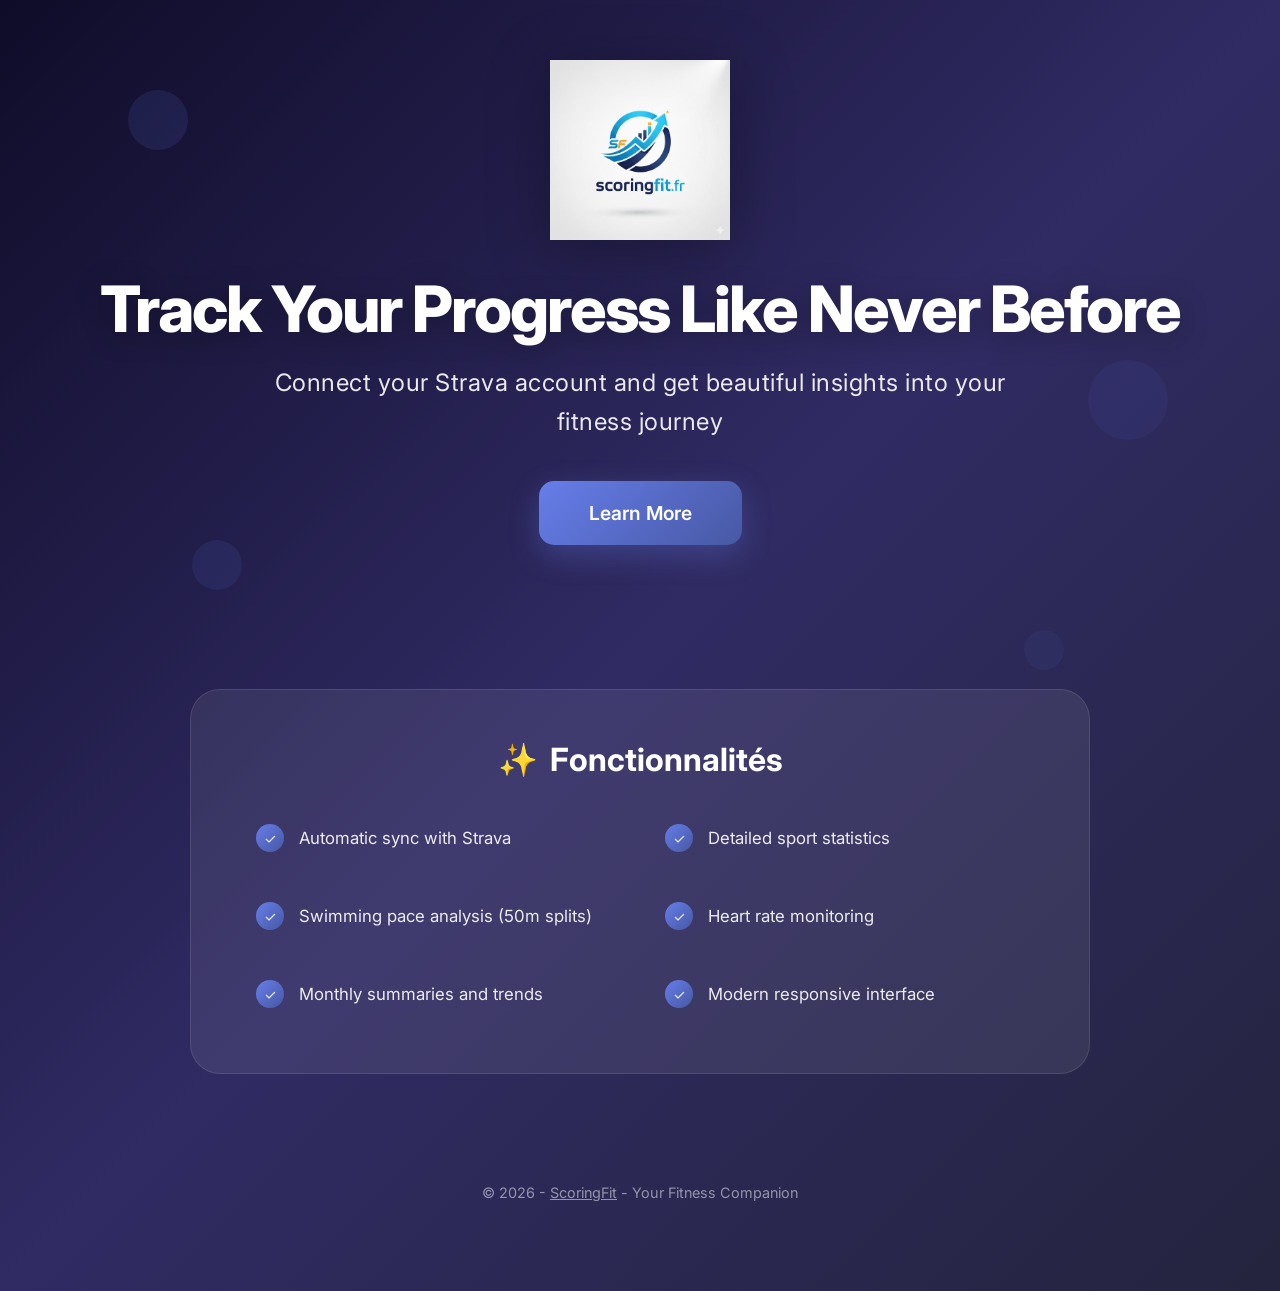
<file: landing_page.html>
<!DOCTYPE html>
<html lang="fr">
<head>
    <meta charset="UTF-8">
    <meta name="viewport" content="width=device-width, initial-scale=1.0">
    <meta name="description" content="Connect your Strava account and get beautiful insights into your fitness journey">
    <title>ScoringFit - Your Fitness Companion</title>
    <link rel="preconnect" href="https://fonts.googleapis.com">
    <link rel="preconnect" href="https://fonts.gstatic.com" crossorigin>
    <link href="https://fonts.googleapis.com/css2?family=Inter:wght@400;500;600;700;800&display=swap" rel="stylesheet">
    <style>
        * {
            margin: 0;
            padding: 0;
            box-sizing: border-box;
        }

        body {
            font-family: 'Inter', -apple-system, BlinkMacSystemFont, 'Segoe UI', sans-serif;
            background: linear-gradient(135deg, #0f0c29 0%, #302b63 50%, #24243e 100%);
            min-height: 100vh;
            position: relative;
            overflow-x: hidden;
        }

        /* Animated background particles */
        .background-animation {
            position: fixed;
            width: 100%;
            height: 100%;
            top: 0;
            left: 0;
            z-index: 0;
            opacity: 0.4;
        }

        .particle {
            position: absolute;
            border-radius: 50%;
            animation: float 20s infinite;
        }

        @keyframes float {
            0%, 100% { transform: translateY(0) translateX(0); }
            25% { transform: translateY(-100px) translateX(50px); }
            50% { transform: translateY(-200px) translateX(0); }
            75% { transform: translateY(-100px) translateX(-50px); }
        }

        .container {
            position: relative;
            z-index: 1;
            max-width: 1200px;
            margin: 0 auto;
            padding: 60px 20px;
            min-height: 100vh;
            display: flex;
            flex-direction: column;
            align-items: center;
            justify-content: center;
        }

        /* Header/Hero Section */
        .hero {
            text-align: center;
            margin-bottom: 60px;
            animation: fadeInDown 0.8s ease-out;
        }

        @keyframes fadeInDown {
            from {
                opacity: 0;
                transform: translateY(-30px);
            }
            to {
                opacity: 1;
                transform: translateY(0);
            }
        }

        
        .logo-wrapper {
            margin-bottom: 30px;
            animation: scaleIn 0.6s ease-out 0.3s both;
        }

        @keyframes scaleIn {
            from {
                opacity: 0;
                transform: scale(0.8);
            }
            to {
                opacity: 1;
                transform: scale(1);
            }
        }

        .logo {
            max-width: 180px;
            height: auto;
            filter: drop-shadow(0 10px 30px rgba(0,0,0,0.3));
            transition: transform 0.3s ease;
        }

        .logo:hover {
            transform: scale(1.05);
        }
        

        h1 {
            color: #ffffff;
            font-size: 4em;
            font-weight: 800;
            margin-bottom: 20px;
            letter-spacing: -2px;
            text-shadow: 0 5px 30px rgba(0,0,0,0.3);
            line-height: 1.1;
        }

        .subtitle {
            color: rgba(255, 255, 255, 0.9);
            font-size: 1.5em;
            font-weight: 400;
            letter-spacing: 0.5px;
            margin-bottom: 40px;
            line-height: 1.6;
            max-width: 800px;
            margin-left: auto;
            margin-right: auto;
        }

        /* CTA Button */
        .cta-wrapper {
            margin-top: 20px;
            animation: fadeInUp 0.8s ease-out 0.4s both;
        }

        @keyframes fadeInUp {
            from {
                opacity: 0;
                transform: translateY(30px);
            }
            to {
                opacity: 1;
                transform: translateY(0);
            }
        }

        .btn-cta {
            display: inline-block;
            padding: 20px 50px;
            border-radius: 15px;
            text-decoration: none;
            font-size: 1.2em;
            font-weight: 600;
            background: linear-gradient(135deg, #667eea 0%, #4758a3 100%);
            color: white;
            box-shadow: 0 10px 30px #667eea50;
            transition: all 0.3s ease;
            position: relative;
            overflow: hidden;
            border: none;
            cursor: pointer;
        }

        .btn-cta::before {
            content: '';
            position: absolute;
            top: 0;
            left: -100%;
            width: 100%;
            height: 100%;
            background: linear-gradient(90deg, transparent, rgba(255,255,255,0.2), transparent);
            transition: left 0.5s ease;
        }

        .btn-cta:hover::before {
            left: 100%;
        }

        .btn-cta:hover {
            transform: translateY(-3px);
            box-shadow: 0 15px 40px #667eea70;
        }

        
        /* Features Section */
        .features-section {
            width: 100%;
            max-width: 900px;
            margin-top: 80px;
            animation: fadeInUp 0.8s ease-out 0.6s both;
        }

        .features-card {
            background: rgba(255, 255, 255, 0.08);
            backdrop-filter: blur(20px);
            border-radius: 30px;
            padding: 50px;
            border: 1px solid rgba(255, 255, 255, 0.1);
        }

        .features-card h2 {
            color: #ffffff;
            font-size: 2em;
            font-weight: 700;
            margin-bottom: 30px;
            text-align: center;
            display: flex;
            align-items: center;
            justify-content: center;
            gap: 12px;
        }

        .features-list {
            list-style: none;
            display: grid;
            grid-template-columns: repeat(auto-fit, minmax(300px, 1fr));
            gap: 20px;
        }

        .features-list li {
            color: rgba(255, 255, 255, 0.9);
            padding: 15px;
            font-size: 1.05em;
            display: flex;
            align-items: center;
            gap: 15px;
            transition: transform 0.3s ease, color 0.3s ease;
            cursor: default;
        }

        .features-list li:hover {
            transform: translateX(5px);
            color: #fff;
        }

        .feature-check {
            display: flex;
            align-items: center;
            justify-content: center;
            width: 28px;
            height: 28px;
            background: linear-gradient(135deg, #667eea 0%, #4758a3 100%);
            border-radius: 50%;
            flex-shrink: 0;
            font-size: 0.85em;
        }
        

        /* Footer */
        .footer {
            margin-top: 80px;
            padding: 30px;
            text-align: center;
            color: rgba(255, 255, 255, 0.5);
            font-size: 0.9em;
        }

        /* Responsive Design */
        @media (max-width: 768px) {
            h1 {
                font-size: 2.5em;
            }

            .subtitle {
                font-size: 1.2em;
            }

            .btn-cta {
                padding: 18px 40px;
                font-size: 1.1em;
            }

            
            .features-card {
                padding: 30px 25px;
            }

            .features-list {
                grid-template-columns: 1fr;
                gap: 15px;
            }
            
        }

        @media (max-width: 480px) {
            h1 {
                font-size: 2em;
                letter-spacing: -1px;
            }

            .subtitle {
                font-size: 1.1em;
            }

            .container {
                padding: 40px 15px;
            }
        }
    </style>
</head>
<body>
    <!-- Animated background particles -->
    <div class="background-animation">
        <div class="particle" style="width: 60px; height: 60px; background: #667eea50; top: 10%; left: 10%; animation-delay: 0s;"></div>
        <div class="particle" style="width: 40px; height: 40px; background: #4758a350; top: 70%; left: 80%; animation-delay: 5s;"></div>
        <div class="particle" style="width: 80px; height: 80px; background: #667eea30; top: 40%; left: 85%; animation-delay: 10s;"></div>
        <div class="particle" style="width: 50px; height: 50px; background: #667eea40; top: 60%; left: 15%; animation-delay: 7s;"></div>
    </div>

    <div class="container">
        <!-- Hero Section -->
        <div class="hero">
            
            <div class="logo-wrapper">
                <img src="[data-uri]" alt="Logo" class="logo">
            </div>
            

            <h1>Track Your Progress Like Never Before</h1>
            <p class="subtitle">Connect your Strava account and get beautiful insights into your fitness journey</p>

            <div class="cta-wrapper">
                <a href="https://scoringfit.app" class="btn-cta">Learn More</a>
            </div>
        </div>

        
        <!-- Features Section -->
        <section class="features-section">
            <div class="features-card">
                <h2>
                    <span>✨</span>
                    <span>Fonctionnalités</span>
                </h2>
                <ul class="features-list">
                    
                    <li>
                        <span class="feature-check">✓</span>
                        <span>Automatic sync with Strava</span>
                    </li>
                    
                    <li>
                        <span class="feature-check">✓</span>
                        <span>Detailed sport statistics</span>
                    </li>
                    
                    <li>
                        <span class="feature-check">✓</span>
                        <span>Swimming pace analysis (50m splits)</span>
                    </li>
                    
                    <li>
                        <span class="feature-check">✓</span>
                        <span>Heart rate monitoring</span>
                    </li>
                    
                    <li>
                        <span class="feature-check">✓</span>
                        <span>Monthly summaries and trends</span>
                    </li>
                    
                    <li>
                        <span class="feature-check">✓</span>
                        <span>Modern responsive interface</span>
                    </li>
                    
                </ul>
            </div>
        </section>
        

        <!-- Footer -->
        <footer class="footer">
            <p>© 2026 - <span style="text-decoration: underline;">ScoringFit</span> - Your Fitness Companion</p>
        </footer>
    </div>

    <script>
        // Add parallax effect to particles on mouse move
        document.addEventListener('mousemove', (e) => {
            const particles = document.querySelectorAll('.particle');
            const mouseX = e.clientX / window.innerWidth;
            const mouseY = e.clientY / window.innerHeight;

            particles.forEach((particle, index) => {
                const speed = (index + 1) * 20;
                const x = (mouseX - 0.5) * speed;
                const y = (mouseY - 0.5) * speed;
                particle.style.transform = `translate(${x}px, ${y}px)`;
            });
        });
    </script>
</body>
</html>
</file>
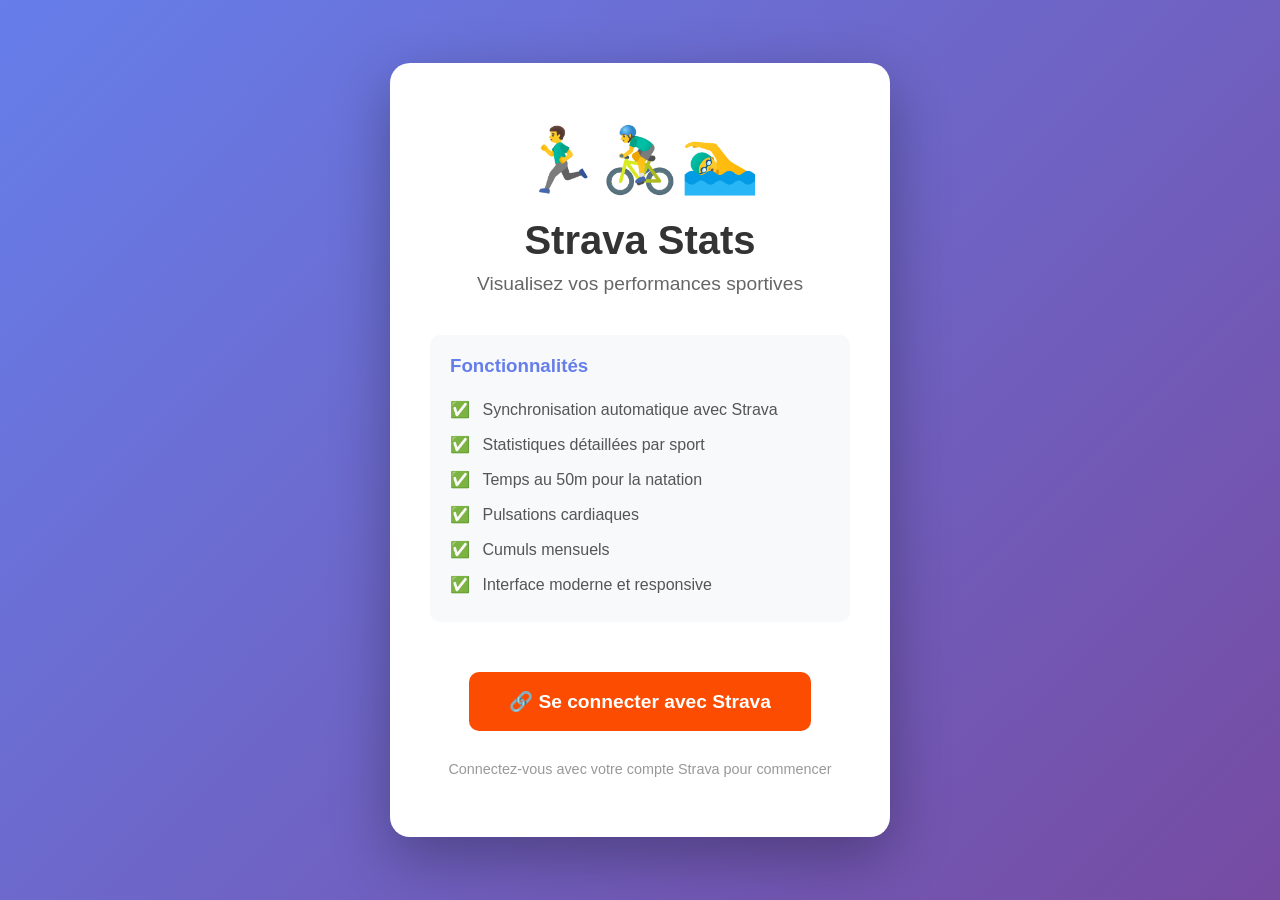
<file: templates/index_old.html>
<!DOCTYPE html>
<html lang="fr">
<head>
    <meta charset="UTF-8">
    <meta name="viewport" content="width=device-width, initial-scale=1.0">
    <title>Strava Stats - Accueil</title>
    <style>
        * {
            margin: 0;
            padding: 0;
            box-sizing: border-box;
        }

        body {
            font-family: 'Segoe UI', Tahoma, Geneva, Verdana, sans-serif;
            background: linear-gradient(135deg, #667eea 0%, #764ba2 100%);
            min-height: 100vh;
            display: flex;
            align-items: center;
            justify-content: center;
            padding: 20px;
        }

        .container {
            background: white;
            border-radius: 20px;
            padding: 60px 40px;
            box-shadow: 0 20px 60px rgba(0,0,0,0.3);
            text-align: center;
            max-width: 500px;
            width: 100%;
        }

        h1 {
            color: #333;
            font-size: 2.5em;
            margin-bottom: 10px;
        }

        .subtitle {
            color: #666;
            font-size: 1.2em;
            margin-bottom: 40px;
        }

        .features {
            text-align: left;
            margin: 30px 0;
            padding: 20px;
            background: #f8f9fa;
            border-radius: 10px;
        }

        .features h3 {
            color: #667eea;
            margin-bottom: 15px;
        }

        .features ul {
            list-style: none;
        }

        .features li {
            padding: 8px 0;
            color: #555;
        }

        .features li:before {
            content: "✅ ";
            margin-right: 8px;
        }

        .btn-strava {
            display: inline-block;
            background: #FC4C02;
            color: white;
            padding: 18px 40px;
            border-radius: 10px;
            text-decoration: none;
            font-size: 1.2em;
            font-weight: bold;
            transition: all 0.3s ease;
            margin-top: 20px;
        }

        .btn-strava:hover {
            background: #E34402;
            transform: translateY(-2px);
            box-shadow: 0 5px 20px rgba(252, 76, 2, 0.4);
        }

        .icon {
            font-size: 4em;
            margin-bottom: 20px;
        }

        .footer {
            margin-top: 30px;
            color: #999;
            font-size: 0.9em;
        }
    </style>
</head>
<body>
    <div class="container">
        <div class="icon">🏃‍♂️🚴‍♂️🏊‍♂️</div>
        <h1>Strava Stats</h1>
        <p class="subtitle">Visualisez vos performances sportives</p>

        <div class="features">
            <h3>Fonctionnalités</h3>
            <ul>
                <li>Synchronisation automatique avec Strava</li>
                <li>Statistiques détaillées par sport</li>
                <li>Temps au 50m pour la natation</li>
                <li>Pulsations cardiaques</li>
                <li>Cumuls mensuels</li>
                <li>Interface moderne et responsive</li>
            </ul>
        </div>

        <a href="{{ url_for('login') }}" class="btn-strava">
            🔗 Se connecter avec Strava
        </a>

        <p class="footer">
            Connectez-vous avec votre compte Strava pour commencer
        </p>
    </div>
</body>
</html>
</file>
